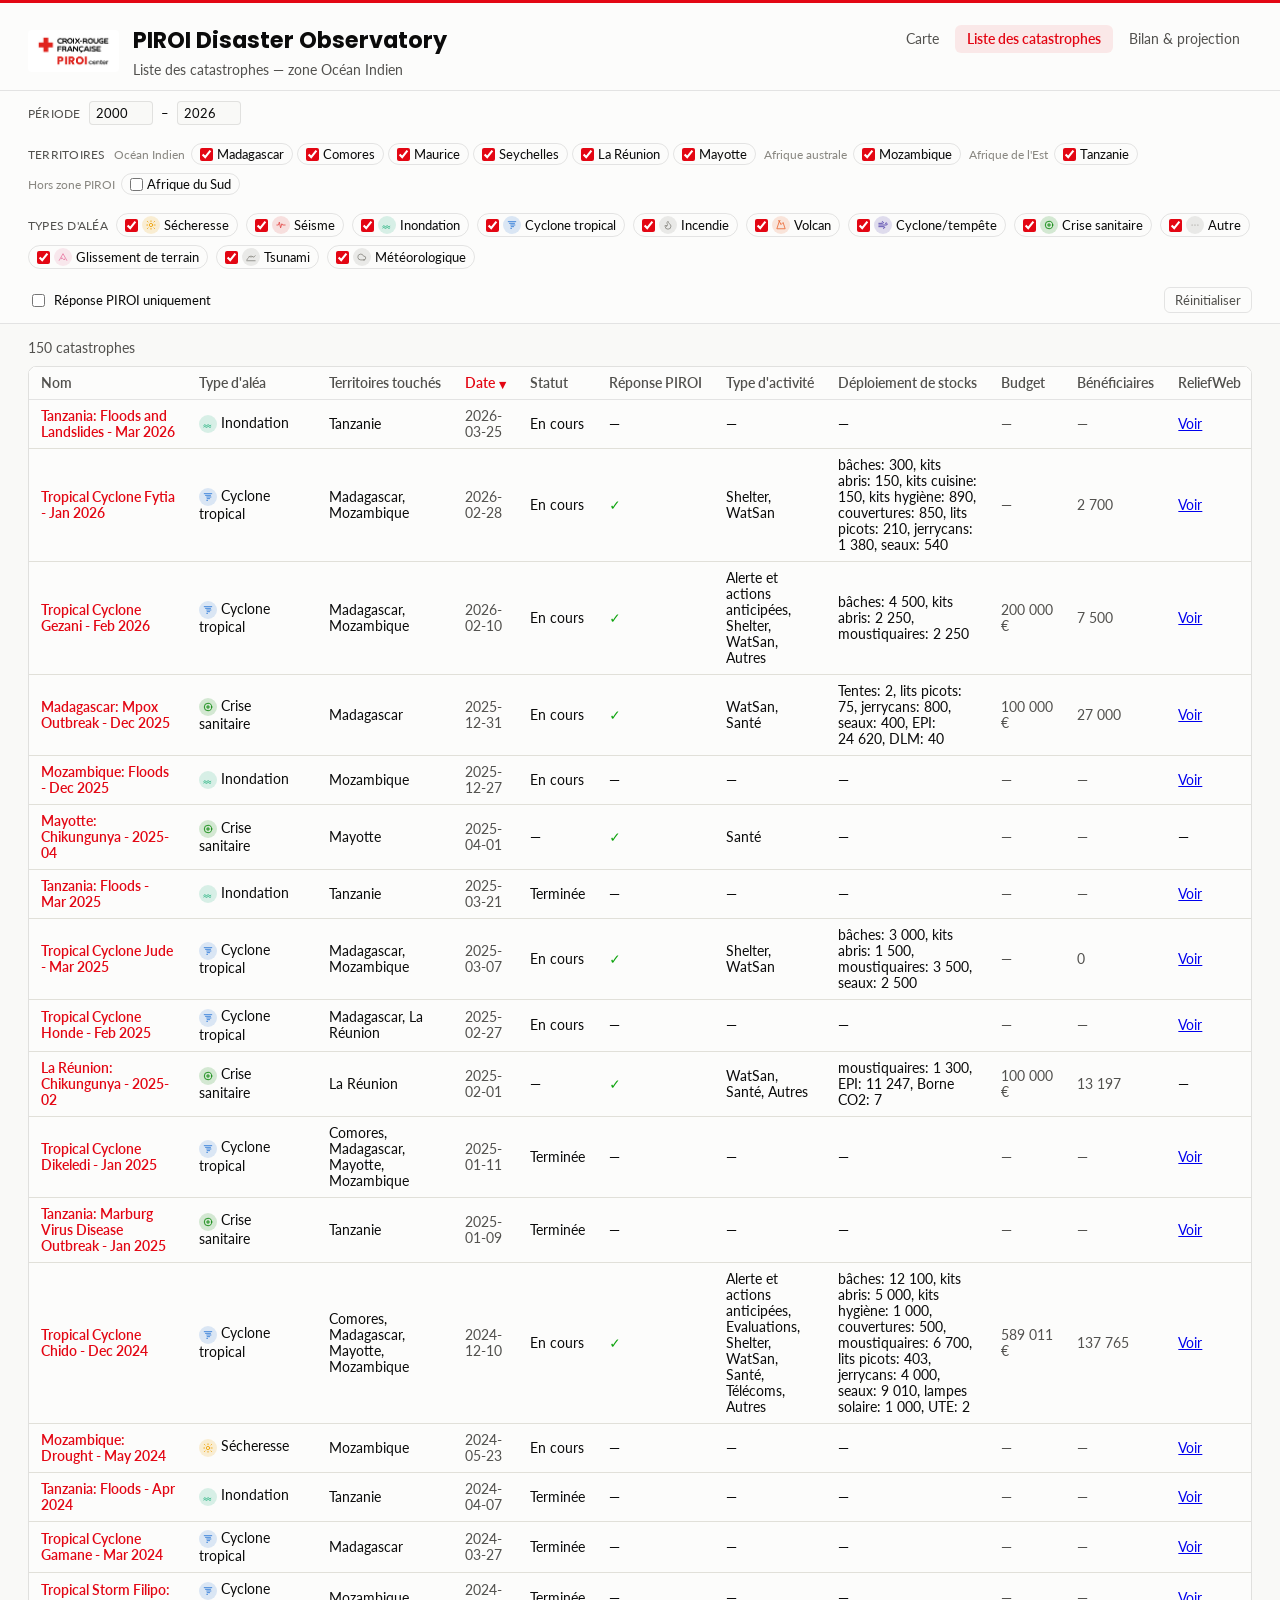
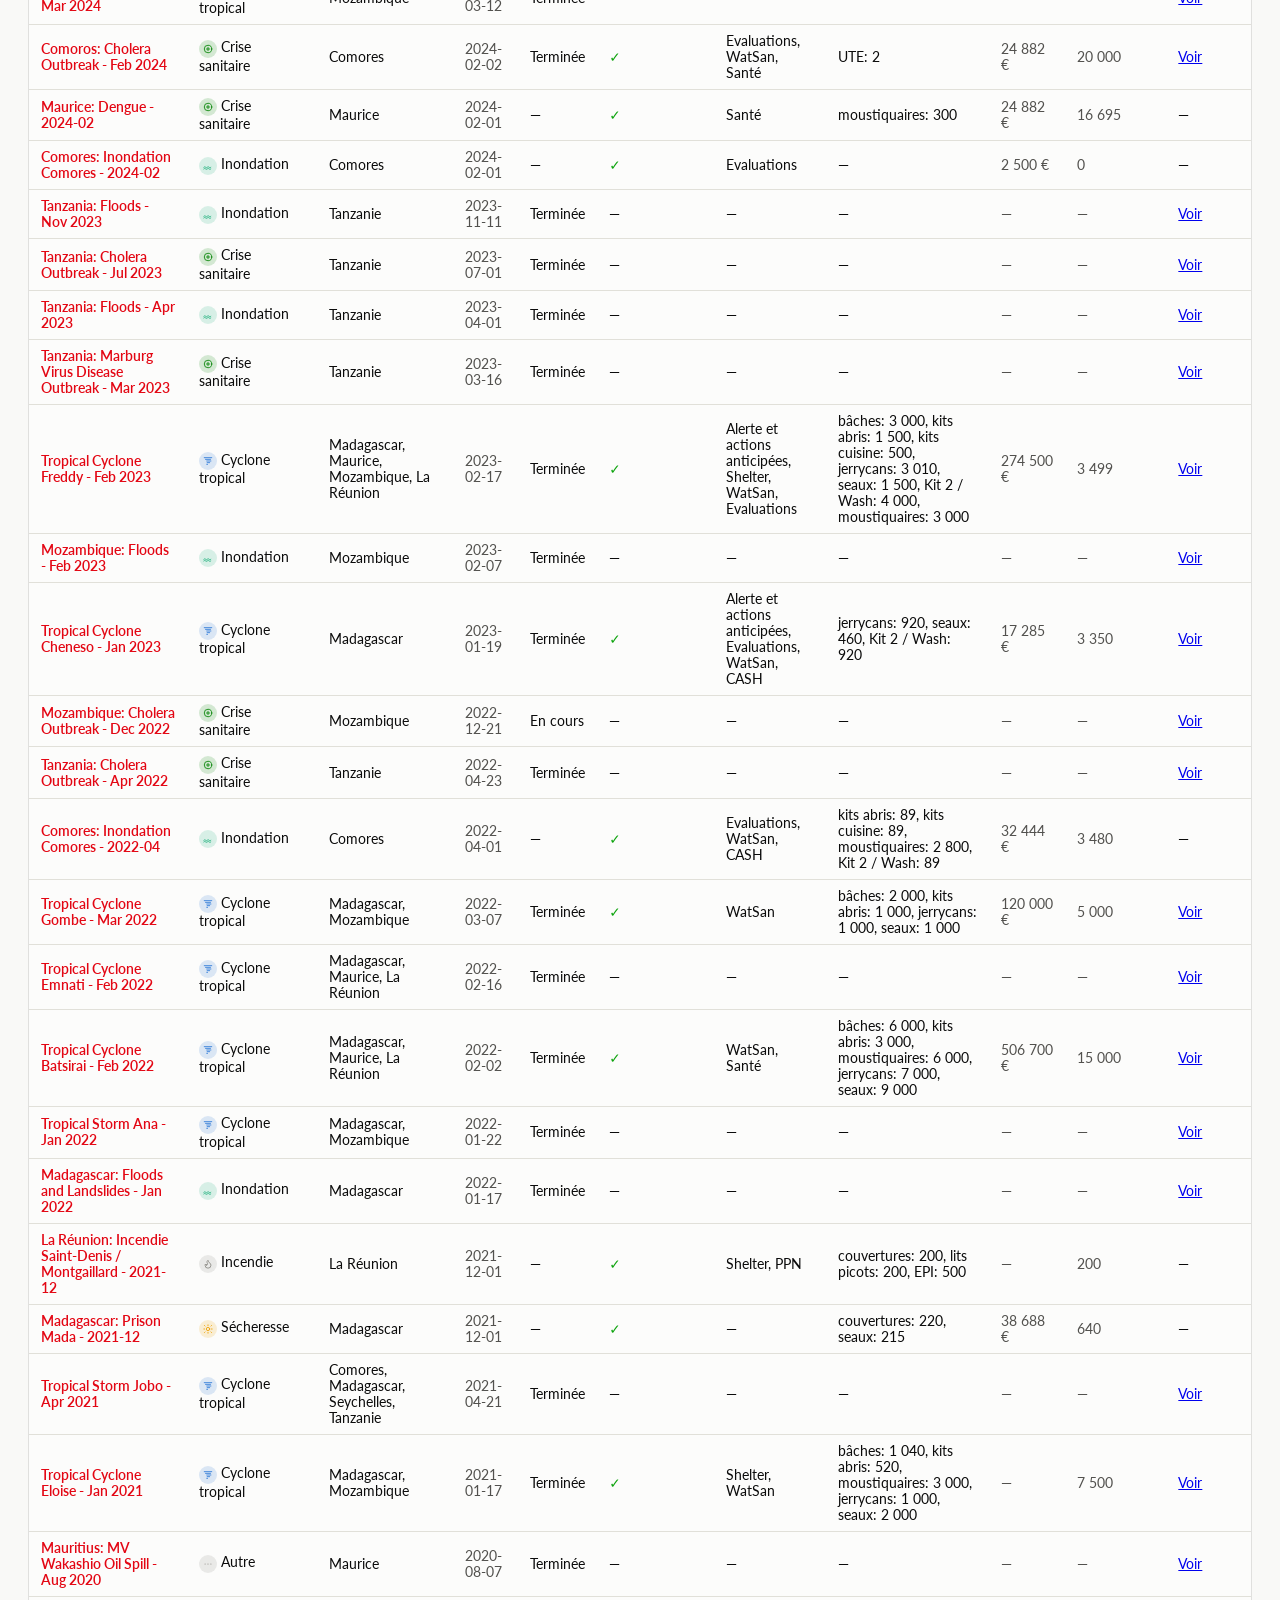
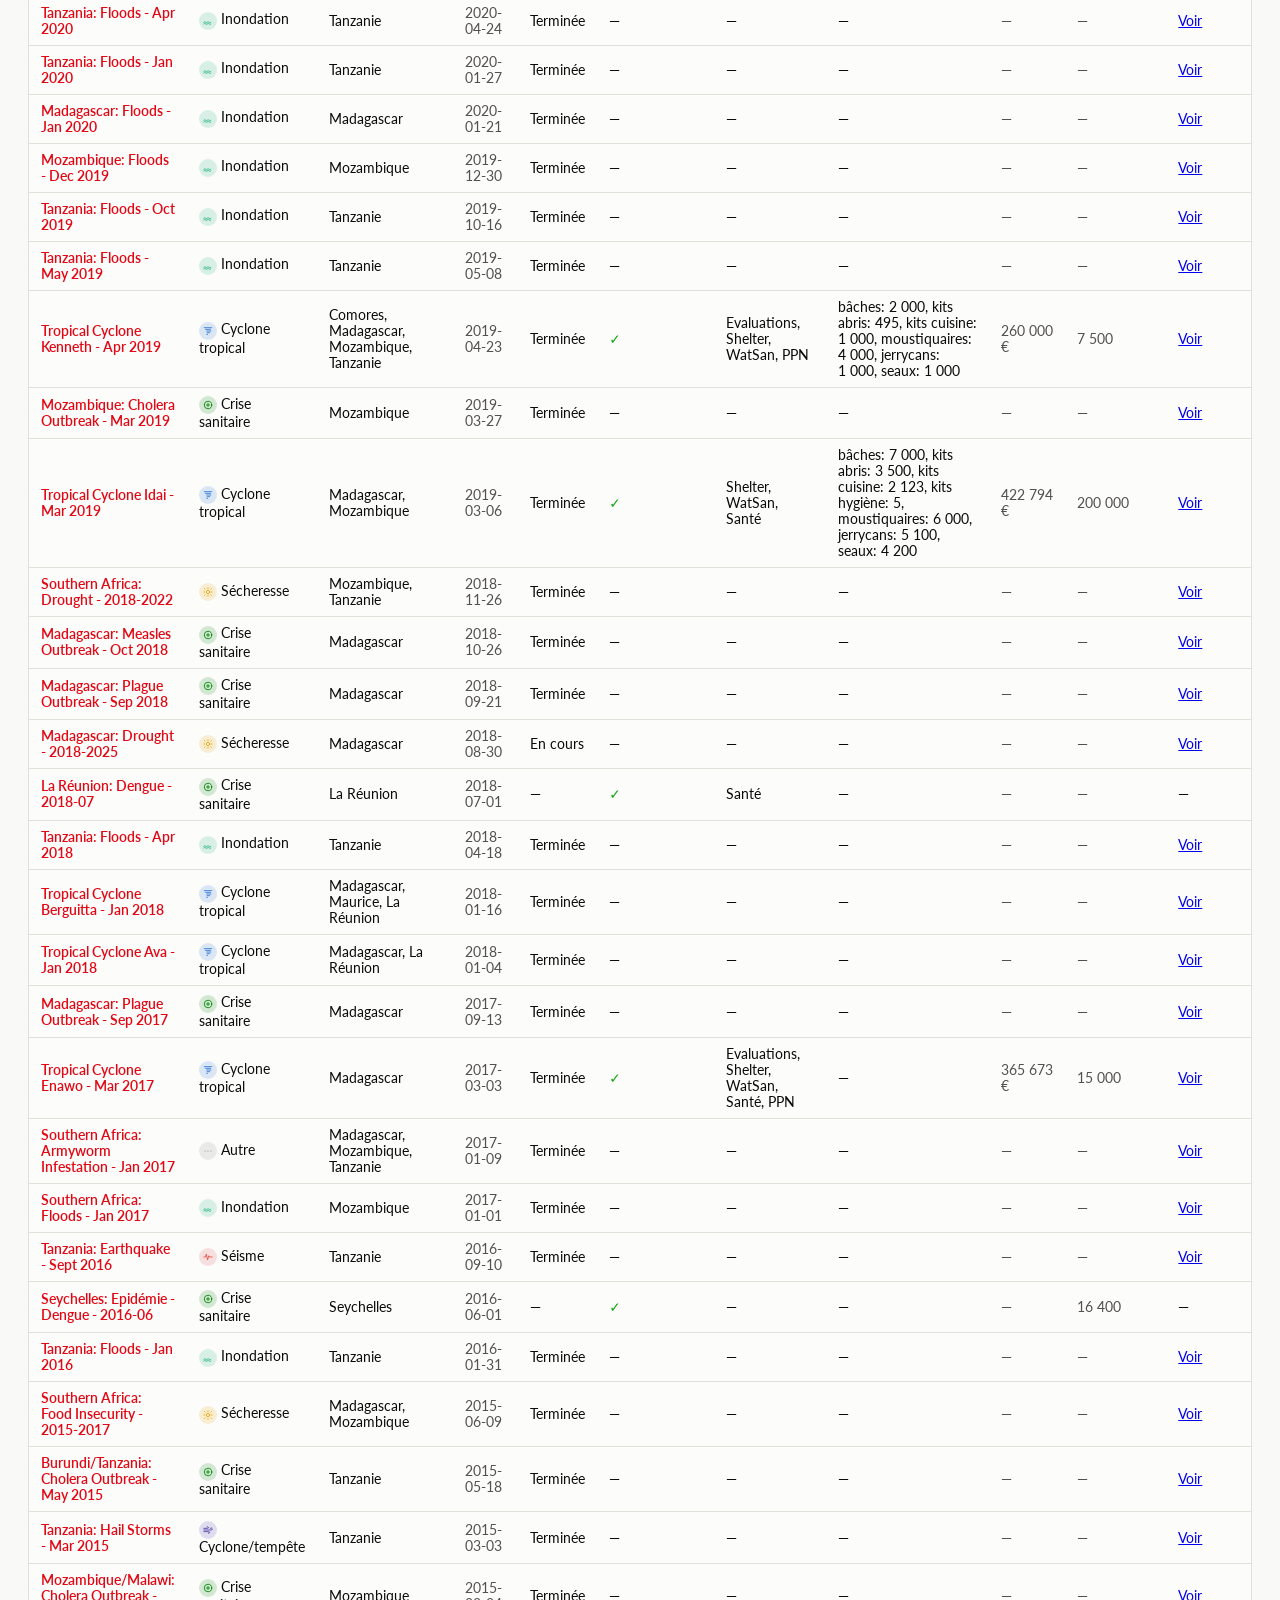
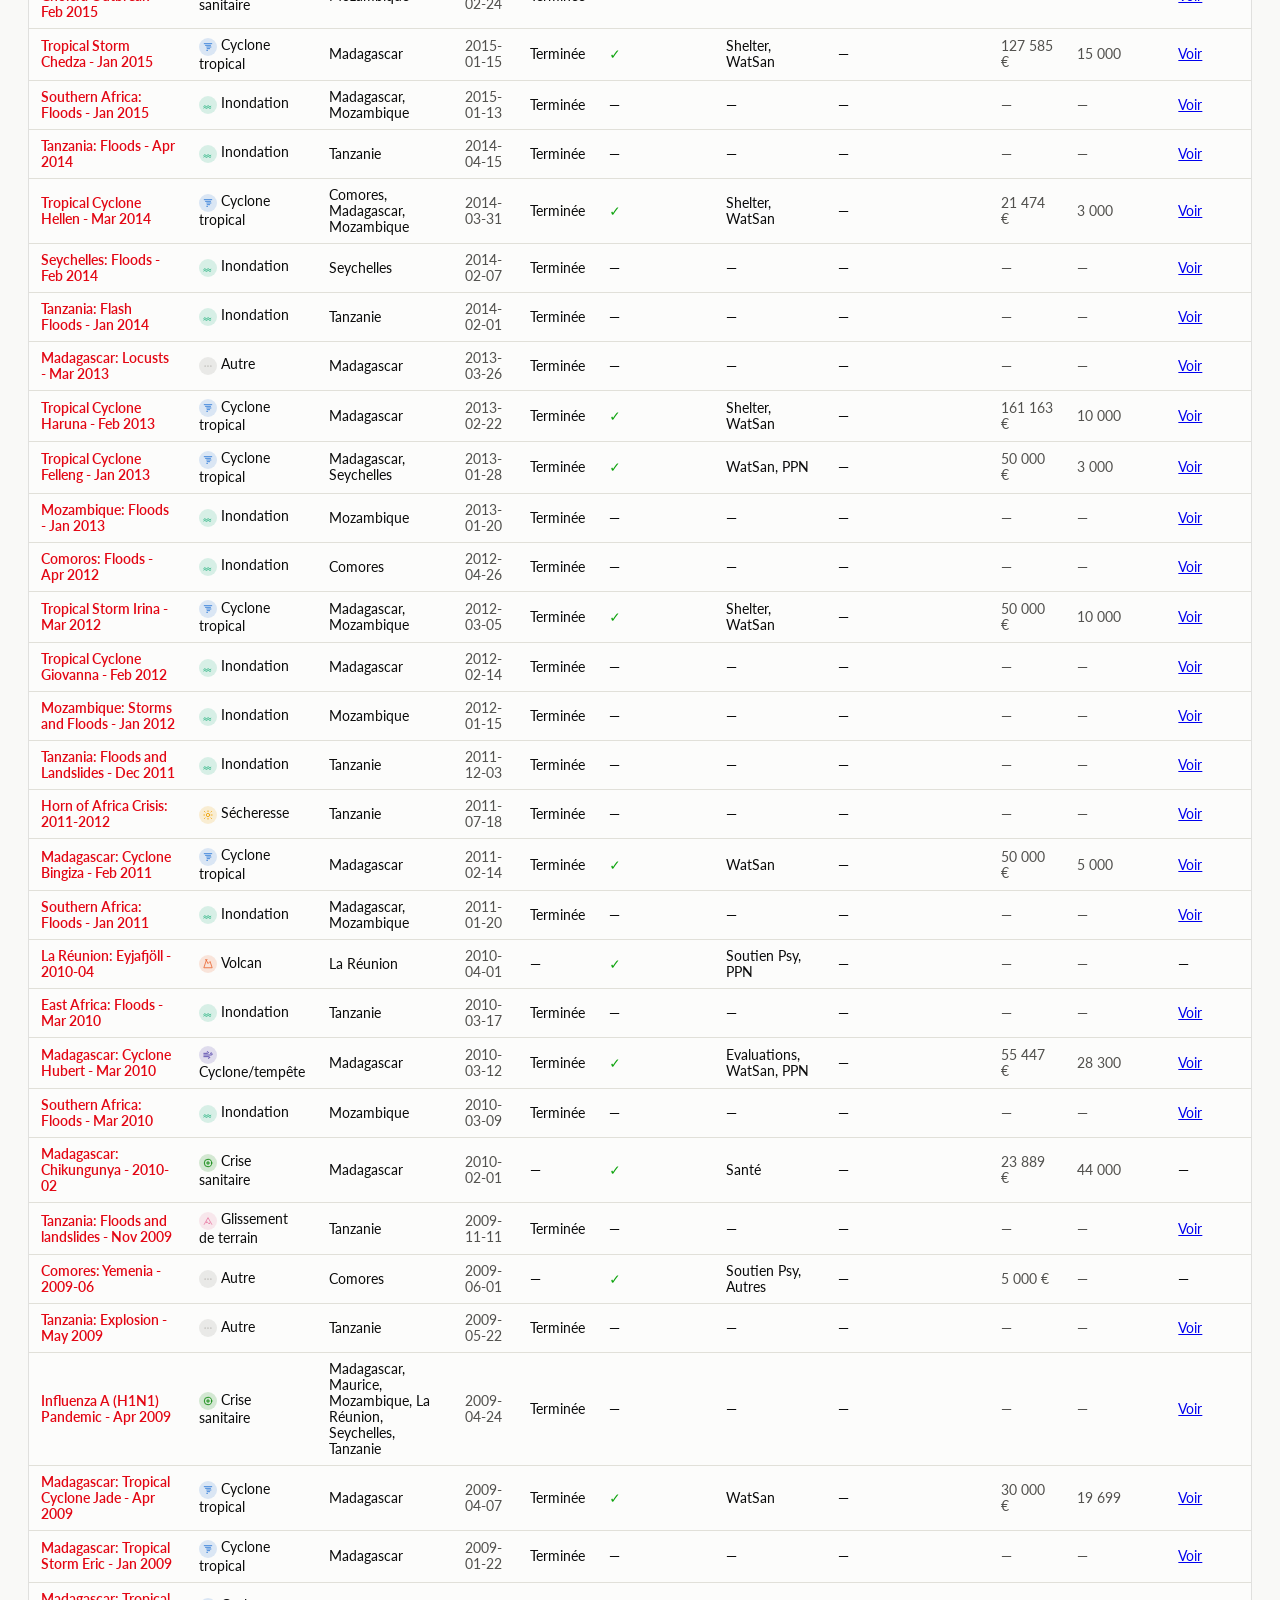
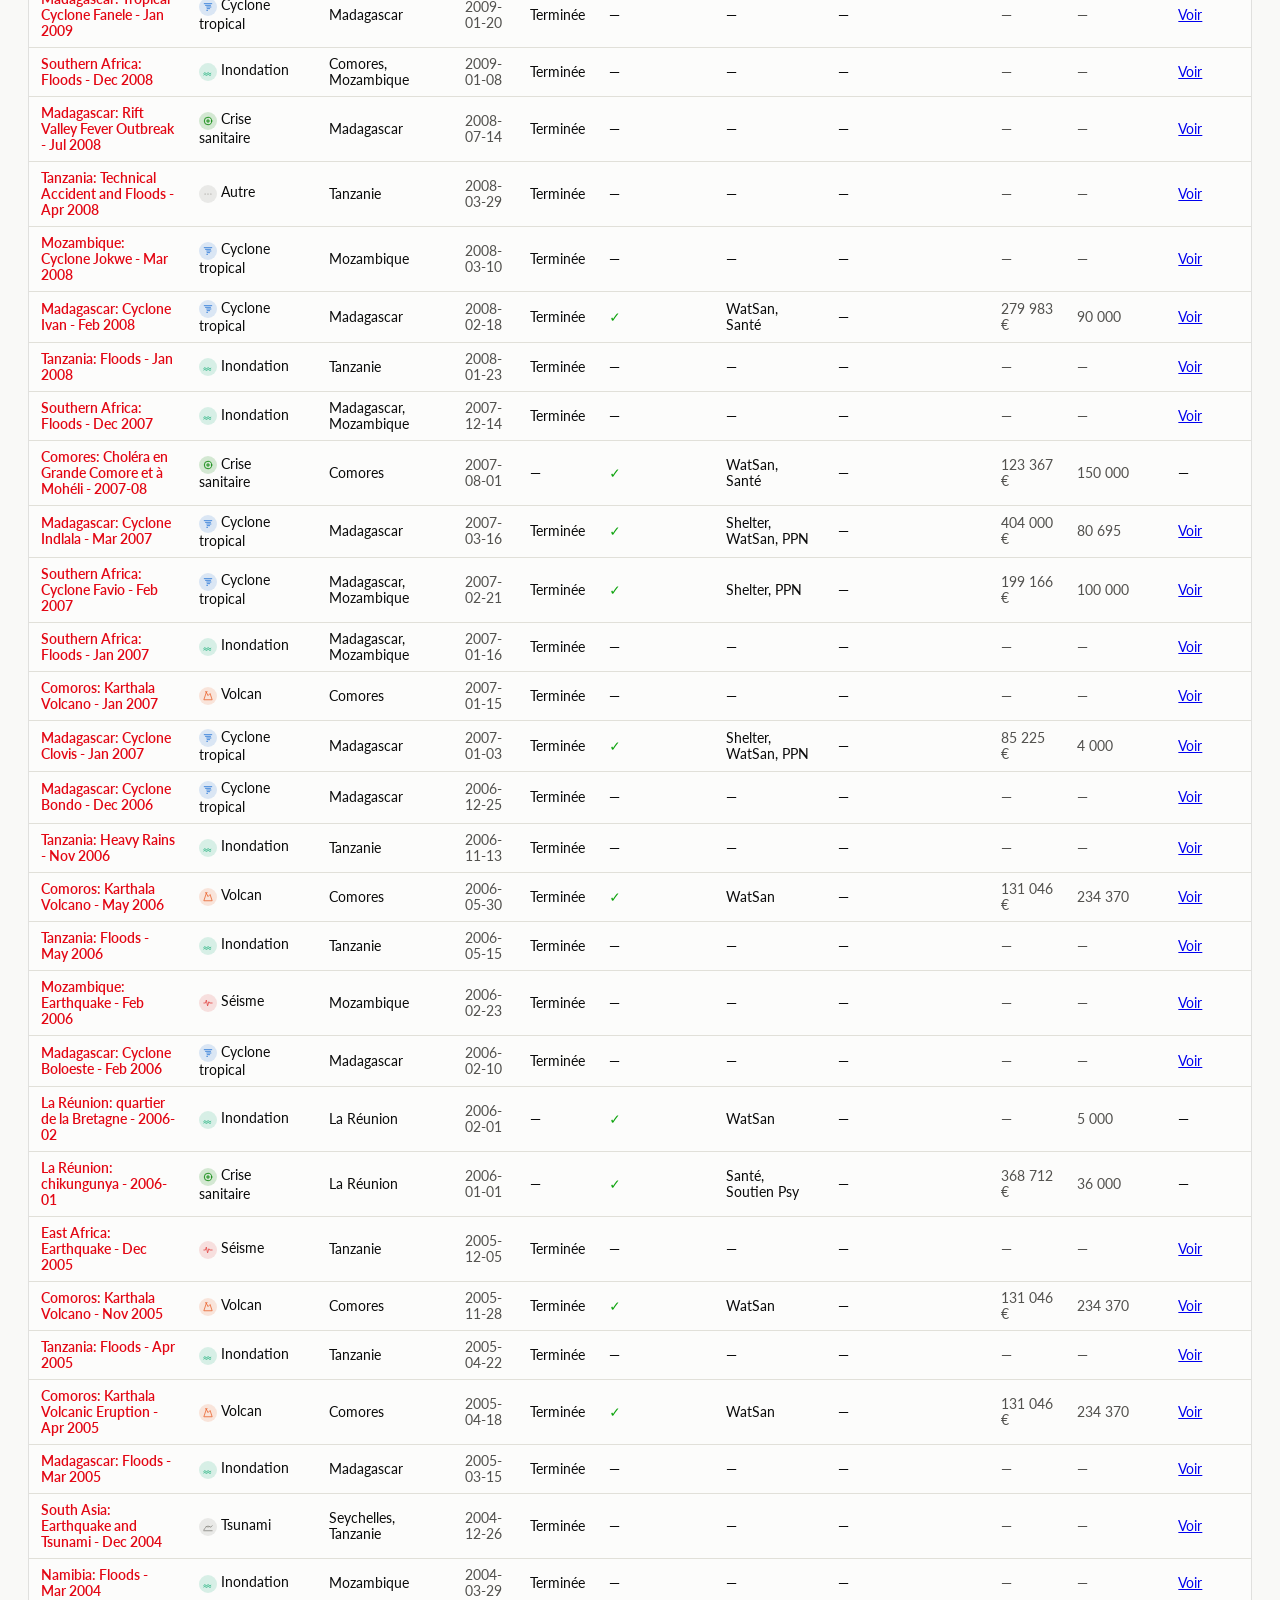
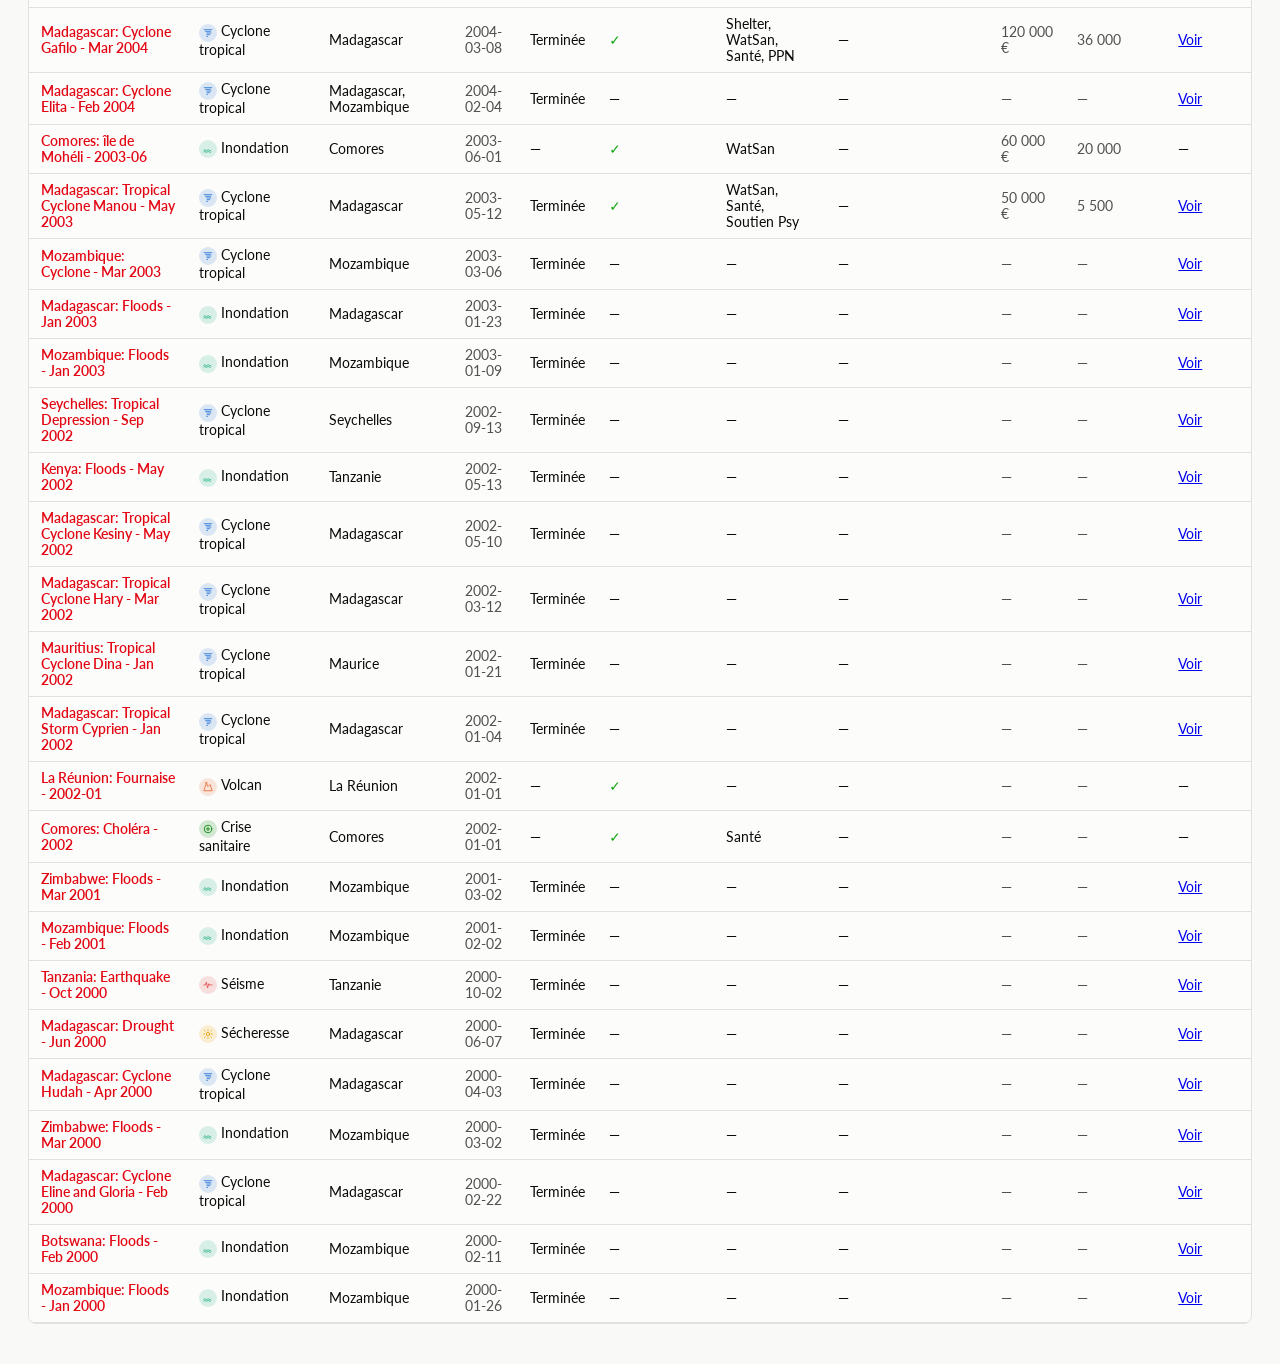
<file: dashboard/liste.html>
<!DOCTYPE html>
<html lang="fr">
<head>
  <meta charset="UTF-8" />
  <meta name="viewport" content="width=device-width, initial-scale=1.0" />
  <title>PIROI Disaster Observatory — Liste des catastrophes</title>
  <link rel="preconnect" href="https://fonts.googleapis.com" />
  <link rel="preconnect" href="https://fonts.gstatic.com" crossorigin />
  <link href="https://fonts.googleapis.com/css2?family=Poppins:wght@600;700&family=Lato:wght@400;700&display=swap" rel="stylesheet" />
  <link rel="stylesheet" href="css/main.css?v=12" />
</head>
<body>
  <header class="app-header">
    <div class="app-header-top">
      <div class="app-header-brand">
        <img src="assets/piroi-logo.jpg" alt="PIROI Center — Croix-Rouge française" class="app-logo" />
        <div>
          <h1>PIROI Disaster Observatory</h1>
          <p class="app-subtitle">Liste des catastrophes — zone Océan Indien</p>
        </div>
      </div>
      <nav class="app-nav" aria-label="Navigation">
        <a href="index.html" class="app-nav-link">Carte</a>
        <a href="liste.html" class="app-nav-link app-nav-link--active">Liste des catastrophes</a>
        <a href="bilan.html" class="app-nav-link">Bilan &amp; projection</a>
      </nav>
    </div>
  </header>

  <section class="filter-bar" id="filter-bar" aria-label="Filtres">
    <div class="filter-group">
      <span class="filter-label">Période</span>
      <input type="number" id="filter-year-min" class="filter-year-input" />
      <span>–</span>
      <input type="number" id="filter-year-max" class="filter-year-input" />
    </div>

    <div class="filter-group" id="filter-territories" aria-label="Territoires">
      <span class="filter-label">Territoires</span>
      <!-- généré en JS -->
    </div>

    <div class="filter-group" id="filter-categories" aria-label="Types d'aléa">
      <span class="filter-label">Types d'aléa</span>
      <!-- généré en JS -->
    </div>

    <label class="filter-checkbox">
      <input type="checkbox" id="filter-piroi-response" />
      Réponse PIROI uniquement
    </label>

    <button type="button" id="filter-reset" class="filter-reset">Réinitialiser</button>
  </section>

  <main class="list-wrap">
    <p class="list-count" id="list-count"></p>
    <div class="table-scroll">
      <table class="disasters-table" id="disasters-table">
        <thead>
          <tr>
            <th data-sort="name">Nom</th>
            <th data-sort="hazard_category">Type d'aléa</th>
            <th data-sort="territories">Territoires touchés</th>
            <th data-sort="date_start">Date</th>
            <th data-sort="status">Statut</th>
            <th class="table-center">Réponse PIROI</th>
            <th>Type d'activité</th>
            <th>Déploiement de stocks</th>
            <th data-sort="budget_total">Budget</th>
            <th data-sort="beneficiaries">Bénéficiaires</th>
            <th>ReliefWeb</th>
          </tr>
        </thead>
        <tbody id="disasters-tbody"></tbody>
      </table>
    </div>
  </main>

  <script src="js/hazard-colors.js?v=12"></script>
  <script src="js/hazard-icons.js?v=12"></script>
  <script src="js/data.js?v=12"></script>
  <script src="js/list.js?v=12"></script>
</body>
</html>
</file>
<file: dashboard/css/main.css>
:root {
  color-scheme: light;
  --surface-1: #fcfcfb;
  --surface-1-translucent: rgba(252, 252, 251, 0.82);
  --page-plane: #f9f9f7;
  --text-primary: #0b0b0b;
  --text-secondary: #52514e;
  --text-muted: #898781;
  --gridline: #e1e0d9;
  --border: rgba(11, 11, 11, 0.1);
  /* Charte graphique Croix-Rouge française : rouge Pantone 485 C, mode-invariant (contraste
     vérifié >= 3:1 en texte gras sur surface claire ET sombre). Réservé aux éléments
     d'interface (nav, boutons, accents de marque) — jamais utilisé pour encoder les catégories
     d'aléas, qui suivent leur propre palette catégorielle validée CVD-safe. */
  --crf-red: #e30613;
  --crf-red-tint: rgba(227, 6, 19, 0.08);
  /* Bleu et gris secondaires de la charte (p.1841-1843) — réservés aux graphiques non
     catégoriels (comptages simples : tendance annuelle, saisonnalité, Mpox) pour ancrer
     l'identité de marque sans jamais toucher à la palette catégorielle des aléas. */
  --crf-blue: #003956;
  --crf-grey: #667385;
  --chart-accent: #003956;
  --font-display: "Poppins", system-ui, -apple-system, "Segoe UI", sans-serif;
  --font-body: "Lato", system-ui, -apple-system, "Segoe UI", sans-serif;
}

@media (prefers-color-scheme: dark) {
  :root:where(:not([data-theme="light"])) {
    color-scheme: dark;
    --surface-1: #1a1a19;
    --surface-1-translucent: rgba(26, 26, 25, 0.78);
    --page-plane: #0d0d0d;
    --text-primary: #ffffff;
    --text-secondary: #c3c2b7;
    --text-muted: #898781;
    --gridline: #2c2c2a;
    --border: rgba(255, 255, 255, 0.1);
    /* Variante plus claire en mode sombre : #003956 se fond dans un fond quasi noir. */
    --chart-accent: #5fa8dd;
  }
}
:root[data-theme="dark"] {
  color-scheme: dark;
  --surface-1: #1a1a19;
  --surface-1-translucent: rgba(26, 26, 25, 0.78);
  --page-plane: #0d0d0d;
  --text-primary: #ffffff;
  --text-secondary: #c3c2b7;
  --text-muted: #898781;
  --gridline: #2c2c2a;
  --border: rgba(255, 255, 255, 0.1);
  --chart-accent: #5fa8dd;
}

@media (prefers-reduced-motion: reduce) {
  *,
  *::before,
  *::after {
    animation-duration: 0.001ms !important;
    animation-iteration-count: 1 !important;
    transition-duration: 0.001ms !important;
    scroll-behavior: auto !important;
  }
}

@keyframes fadeInUp {
  from {
    opacity: 0;
    transform: translateY(8px);
  }
  to {
    opacity: 1;
    transform: translateY(0);
  }
}

.fade-in {
  animation: fadeInUp 0.35s ease both;
}

* {
  box-sizing: border-box;
}

html {
  height: 100%;
}

body {
  min-height: 100%;
}

body {
  margin: 0;
  display: flex;
  flex-direction: column;
  font-family: var(--font-body);
  background: var(--page-plane);
  color: var(--text-primary);
}

h1,
h2,
h3 {
  font-family: var(--font-display);
}

.app-header {
  padding: 20px 28px 12px;
  border-bottom: 1px solid var(--border);
  border-top: 3px solid var(--crf-red);
  /* Pas de backdrop-filter : en position sticky juste au-dessus de la carte Leaflet, le flou
     forçait un compositing GPU qui pouvait désynchroniser l'affichage peint des marqueurs
     (transform: translate3d) pendant le pan/zoom sur certains navigateurs/GPU. */
  background: var(--surface-1);
  position: sticky;
  top: 0;
  z-index: 1001;
}

.app-header-top {
  display: flex;
  align-items: flex-start;
  justify-content: space-between;
  gap: 20px;
  flex-wrap: wrap;
}

.app-header-brand {
  display: flex;
  align-items: center;
  gap: 14px;
}

.app-logo {
  height: 42px;
  width: auto;
  border-radius: 4px;
  background: #ffffff;
  padding: 3px 6px;
}

.app-nav {
  display: flex;
  gap: 4px;
  margin-top: 2px;
}

.app-nav-link {
  padding: 6px 12px;
  border-radius: 6px;
  font-size: 0.85rem;
  color: var(--text-secondary);
  text-decoration: none;
  transition: background-color 0.15s ease, color 0.15s ease;
}

.app-nav-link:hover {
  background: var(--crf-red-tint);
  color: var(--crf-red);
}

.app-nav-link--active {
  background: var(--crf-red-tint);
  color: var(--crf-red);
  font-weight: 600;
}

.app-header h1 {
  margin: 0 0 4px;
  font-size: 1.4rem;
  font-weight: 700;
}

.app-subtitle {
  margin: 0;
  color: var(--text-secondary);
  font-size: 0.9rem;
}

.stat-tiles {
  display: grid;
  grid-template-columns: repeat(auto-fit, minmax(180px, 1fr));
  gap: 1px;
  background: var(--gridline);
  border-bottom: 1px solid var(--border);
}

.stat-tile {
  background: var(--surface-1);
  padding: 14px 20px;
  display: flex;
  flex-direction: column;
  gap: 2px;
  transition: background-color 0.15s ease;
}

.stat-tile:hover {
  background: var(--page-plane);
}

.stat-value {
  font-size: 1.6rem;
  font-weight: 700;
  font-variant-numeric: tabular-nums;
}

.stat-label {
  font-size: 0.78rem;
  color: var(--text-secondary);
}

.map-wrap {
  position: relative;
  height: 64vh;
  min-height: 420px;
  flex-shrink: 0;
  display: flex;
}

#map {
  flex: 1;
  min-width: 0;
}

.legend {
  position: absolute;
  top: 16px;
  right: 16px;
  z-index: 1000;
  /* Pas de backdrop-filter ici : cet élément flotte directement au-dessus des panes Leaflet
     (transform: translate3d géré par la librairie pour le pan/zoom) — le compositing GPU du
     flou peut désynchroniser l'affichage peint de la position réelle sur certains
     GPU/navigateurs, donnant l'impression que les marqueurs "sautent" pendant le zoom. */
  background: var(--surface-1);
  border: 1px solid var(--border);
  border-radius: 8px;
  padding: 12px 14px;
  font-size: 0.82rem;
  max-width: 220px;
  box-shadow: 0 2px 10px rgba(0, 0, 0, 0.12);
}

.legend h2 {
  margin: 0 0 8px;
  font-size: 0.78rem;
  text-transform: uppercase;
  letter-spacing: 0.03em;
  color: var(--text-secondary);
}

.legend-row {
  display: flex;
  align-items: center;
  gap: 8px;
  padding: 3px 0;
}

.legend-swatch {
  width: 10px;
  height: 10px;
  border-radius: 50%;
  flex-shrink: 0;
}

.hazard-badge {
  display: inline-flex;
  align-items: center;
  justify-content: center;
  flex-shrink: 0;
  border-radius: 50%;
  background: var(--hazard-tint);
  color: var(--hazard-color);
  transition: transform 0.15s ease;
  vertical-align: middle;
}

.legend-row:hover .hazard-badge,
.territory-chip:hover .hazard-badge {
  transform: scale(1.1);
}

.legend-count {
  margin-left: auto;
  color: var(--text-muted);
  font-variant-numeric: tabular-nums;
  font-size: 0.76rem;
}

.legend-response-note {
  margin-top: 4px;
  padding-top: 6px;
  border-top: 1px solid var(--gridline);
  color: var(--text-secondary);
}

.legend-swatch--badge {
  border-radius: 50%;
  background: #ffffff;
  border: 1.5px solid var(--text-primary);
}

.popup-title {
  font-weight: 700;
  margin-bottom: 4px;
}

.popup-meta {
  color: var(--text-secondary);
  font-size: 0.85rem;
  margin-bottom: 6px;
}

.popup-link {
  font-size: 0.85rem;
}

/* .territory-marker est la className passée à L.divIcon : c'est l'élément que Leaflet
   repositionne lui-même via transform (translate3d) à chaque pan/zoom. Une transition CSS sur
   transform à cet endroit fait donc "rattraper" en douceur chaque repositionnement Leaflet au
   lieu de suivre instantanément — les marqueurs semblaient dériver/se décaler pendant le zoom.
   Le survol grossissant est donc appliqué à l'enfant (.territory-marker-count), qui ne porte
   aucune transform de positionnement.
   IMPORTANT : position doit rester "absolute" (comme .leaflet-marker-icon dans leaflet.css).
   Avec "relative", le translate3d de Leaflet s'applique par-dessus la position naturelle de
   l'élément dans le flux du marker-pane (les marqueurs s'empilent les uns sous les autres dans
   l'ordre du DOM) au lieu d'être positionné dans l'absolu — ce qui décale chaque marqueur d'une
   quantité différente et brouille complètement leur position géographique relative. */
.territory-marker {
  position: absolute;
  display: flex;
  flex-direction: column;
  align-items: center;
  gap: 2px;
}

.territory-marker:hover {
  z-index: 10000 !important;
}

.territory-marker-body {
  position: relative;
  display: flex;
}

.territory-marker-count {
  display: flex;
  align-items: center;
  justify-content: center;
  width: 30px;
  height: 30px;
  border-radius: 50%;
  background: var(--crf-red);
  color: #ffffff;
  font-weight: 700;
  font-size: 0.82rem;
  border: 2px solid rgba(255, 255, 255, 0.9);
  box-shadow: 0 1px 4px rgba(0, 0, 0, 0.35);
  transition: box-shadow 0.15s ease, transform 0.15s ease;
}

.territory-marker:hover .territory-marker-count {
  transform: scale(1.08);
  box-shadow: 0 3px 10px rgba(0, 0, 0, 0.45);
}

.territory-marker .response-badge {
  position: absolute;
  top: -3px;
  right: -3px;
  width: 12px;
  height: 12px;
  border-radius: 50%;
  background: #ffffff;
  border: 2px solid var(--text-primary);
  font-style: normal;
}

.territory-marker-label {
  font-size: 0.72rem;
  font-weight: 600;
  color: var(--text-primary);
  background: var(--surface-1);
  padding: 1px 6px;
  border-radius: 4px;
  white-space: nowrap;
  box-shadow: 0 1px 3px rgba(0, 0, 0, 0.18);
  pointer-events: none;
}

.popup-disaster-list {
  margin: 6px 0;
  padding: 0;
  list-style: none;
  font-size: 0.82rem;
}

.popup-disaster-list li {
  display: flex;
  align-items: center;
  gap: 6px;
  padding: 3px 0;
  border-top: 1px solid var(--gridline);
}

.popup-disaster-list li:first-child {
  border-top: none;
}

.popup-list-date {
  margin-left: auto;
  color: var(--text-muted);
  font-size: 0.76rem;
  white-space: nowrap;
}

.popup-response {
  margin-top: 6px;
  padding-top: 6px;
  border-top: 1px solid var(--gridline);
  font-size: 0.82rem;
  font-weight: 700;
  color: var(--crf-red);
}

#map {
  background: var(--page-plane);
}

/* Même raison que .legend ci-dessus : pas de backdrop-filter sur un élément positionné par
   Leaflet (transform) au-dessus du canevas de la carte. */
.leaflet-popup-content-wrapper {
  background: var(--surface-1);
  color: var(--text-primary);
}

.leaflet-popup-tip {
  background: var(--surface-1);
}

/* L'animation d'entrée ne doit JAMAIS toucher .leaflet-popup lui-même : Leaflet utilise
   transform (translate3d) sur cet élément pour le positionner au-dessus du marqueur, et une
   animation CSS sur la même propriété écrase cette position (popup rendue à des centaines de
   pixels du marqueur cliqué). On l'applique donc uniquement au contenu interne, qui ne porte
   aucune transform de positionnement. */
.leaflet-popup-content-wrapper {
  animation: fadeInUp 0.15s ease both;
}

.filter-bar {
  display: flex;
  align-items: center;
  flex-wrap: wrap;
  gap: 18px;
  padding: 10px 28px;
  background: var(--surface-1);
  border-bottom: 1px solid var(--border);
  font-size: 0.82rem;
}

.filter-group {
  display: flex;
  align-items: center;
  flex-wrap: wrap;
  gap: 8px;
}

.filter-label {
  color: var(--text-secondary);
  font-size: 0.76rem;
  text-transform: uppercase;
  letter-spacing: 0.02em;
}

.filter-year-input {
  width: 64px;
  padding: 3px 6px;
  border: 1px solid var(--border);
  border-radius: 4px;
  background: var(--page-plane);
  color: var(--text-primary);
  font: inherit;
  font-variant-numeric: tabular-nums;
}

.territory-region {
  display: flex;
  align-items: center;
  gap: 4px;
}

.territory-region-label {
  color: var(--text-muted);
  font-size: 0.72rem;
  margin-right: 2px;
}

.territory-chip {
  display: inline-flex;
  align-items: center;
  gap: 4px;
  padding: 2px 8px;
  border: 1px solid var(--border);
  border-radius: 999px;
  cursor: pointer;
  white-space: nowrap;
  transition: border-color 0.15s ease, background-color 0.15s ease;
}

.territory-chip:hover {
  border-color: var(--crf-red);
  background: var(--crf-red-tint);
}

.territory-chip input {
  margin: 0;
}

.filter-checkbox {
  display: flex;
  align-items: center;
  gap: 6px;
  cursor: pointer;
}

.filter-reset {
  margin-left: auto;
  background: none;
  border: 1px solid var(--border);
  border-radius: 6px;
  padding: 4px 10px;
  color: var(--text-secondary);
  font: inherit;
  cursor: pointer;
  transition: color 0.15s ease, border-color 0.15s ease;
}

.filter-reset:hover {
  color: var(--crf-red);
  border-color: var(--crf-red);
}

input[type="checkbox"] {
  accent-color: var(--crf-red);
}

.legend-row[role="button"] {
  cursor: pointer;
  border-radius: 4px;
  transition: background-color 0.15s ease, opacity 0.15s ease;
}

.legend-row[role="button"]:hover {
  background: var(--page-plane);
}

.legend-row--hidden {
  opacity: 0.4;
}

.analytics {
  display: grid;
  grid-template-columns: repeat(auto-fit, minmax(340px, 1fr));
  gap: 16px;
  padding: 20px 28px 40px;
}

.chart-card {
  background: var(--surface-1);
  border: 1px solid var(--border);
  border-radius: 8px;
  padding: 16px 18px;
  transition: transform 0.18s ease, box-shadow 0.18s ease;
}

.chart-card:hover {
  transform: translateY(-2px);
  box-shadow: 0 6px 18px rgba(0, 0, 0, 0.08);
}

.chart-card--wide {
  grid-column: 1 / -1;
}

.chart-card h2 {
  margin: 0;
  font-size: 0.95rem;
  font-weight: 700;
}

.chart-subtitle {
  margin: 2px 0 12px;
  color: var(--text-muted);
  font-size: 0.76rem;
}

.chart-canvas-wrap {
  position: relative;
  height: 260px;
}

.ns-cards {
  display: grid;
  grid-template-columns: repeat(auto-fit, minmax(220px, 1fr));
  gap: 12px;
}

.ns-card {
  border: 1px solid var(--border);
  border-radius: 6px;
  padding: 10px 12px;
  transition: transform 0.18s ease, box-shadow 0.18s ease;
}

.ns-card:hover {
  transform: translateY(-2px);
  box-shadow: 0 6px 18px rgba(0, 0, 0, 0.08);
}

.ns-card h3 {
  margin: 0;
  font-size: 0.88rem;
}

.ns-card-subtitle {
  margin: 1px 0 8px;
  color: var(--text-muted);
  font-size: 0.74rem;
}

.ns-card-stats {
  margin: 0;
  display: grid;
  grid-template-columns: auto auto;
  gap: 2px 8px;
  font-size: 0.78rem;
}

.ns-card-stats dt {
  color: var(--text-secondary);
}

.ns-card-stats dd {
  margin: 0;
  text-align: right;
  font-variant-numeric: tabular-nums;
}

.list-wrap {
  padding: 16px 28px 40px;
}

.list-count {
  margin: 0 0 10px;
  color: var(--text-secondary);
  font-size: 0.85rem;
}

.table-scroll {
  overflow-x: auto;
  border: 1px solid var(--border);
  border-radius: 8px;
}

.disasters-table {
  width: 100%;
  border-collapse: collapse;
  font-size: 0.85rem;
  background: var(--surface-1);
}

.disasters-table th,
.disasters-table td {
  padding: 8px 12px;
  text-align: left;
  white-space: nowrap;
}

.disasters-table th {
  cursor: pointer;
  user-select: none;
  color: var(--text-secondary);
  font-weight: 600;
  border-bottom: 1px solid var(--border);
  position: sticky;
  top: 0;
  background: var(--surface-1);
}

.disasters-table th {
  transition: color 0.15s ease;
}

.disasters-table th:hover {
  color: var(--crf-red);
}

.disasters-table th.th-sorted {
  color: var(--crf-red);
}

.disasters-table th.th-sorted::after {
  content: "▲";
  margin-left: 4px;
  font-size: 0.7em;
}

.disasters-table th.th-sorted[data-sort-dir="desc"]::after {
  content: "▼";
}

.disasters-table tbody tr {
  border-bottom: 1px solid var(--gridline);
  transition: background-color 0.12s ease;
}

.disasters-table tbody tr:hover {
  background: var(--page-plane);
}

.disasters-table td {
  white-space: normal;
}

.table-date {
  white-space: nowrap;
  font-variant-numeric: tabular-nums;
  color: var(--text-secondary);
}

.table-center {
  text-align: center;
}

.table-response-badge {
  color: #0ca30c;
  font-weight: 700;
}

.disaster-page {
  max-width: 780px;
  margin: 0 auto;
  padding: 20px 28px 60px;
}

.back-link {
  display: inline-block;
  margin-bottom: 16px;
  color: var(--text-secondary);
  font-size: 0.85rem;
  text-decoration: none;
  transition: color 0.15s ease;
}

.back-link:hover {
  color: var(--crf-red);
}

.disaster-header {
  display: flex;
  align-items: center;
  gap: 10px;
}

.disaster-header h2 {
  margin: 0;
  font-size: 1.3rem;
}

.disaster-meta {
  color: var(--text-secondary);
  font-size: 0.9rem;
  margin: 4px 0 16px;
}

.disaster-card {
  background: var(--surface-1);
  border: 1px solid var(--border);
  border-radius: 8px;
  padding: 16px 18px;
  margin-bottom: 16px;
  transition: transform 0.18s ease, box-shadow 0.18s ease;
}

.disaster-card:hover {
  transform: translateY(-2px);
  box-shadow: 0 6px 18px rgba(0, 0, 0, 0.08);
}

.disaster-card h3 {
  margin: 0 0 10px;
  font-size: 0.95rem;
}

.disaster-card p {
  margin: 0;
  font-size: 0.9rem;
  line-height: 1.5;
}

.op-block {
  padding: 10px 0;
  border-top: 1px solid var(--gridline);
}

.op-block:first-of-type {
  border-top: none;
  padding-top: 0;
}

.op-block-title {
  margin: 0 0 6px;
  font-weight: 600;
  font-size: 0.85rem;
}

.detail-tag {
  font-weight: 400;
  color: var(--text-muted);
  font-size: 0.76rem;
}

.detail-stats {
  margin: 0;
  display: grid;
  grid-template-columns: auto 1fr;
  gap: 3px 12px;
  font-size: 0.82rem;
}

.detail-stats dt {
  color: var(--text-secondary);
}

.detail-stats dd {
  margin: 0;
  font-variant-numeric: tabular-nums;
}

.disaster-link {
  color: var(--crf-red);
  font-weight: 600;
  text-decoration: none;
  transition: opacity 0.15s ease;
}

.disaster-link:hover {
  text-decoration: underline;
}

.zone-tabs {
  display: flex;
  flex-wrap: wrap;
  gap: 4px;
  padding: 10px 28px;
  background: var(--surface-1);
  border-bottom: 1px solid var(--border);
}

.zone-tab {
  padding: 6px 12px;
  border-radius: 999px;
  border: 1px solid var(--border);
  background: none;
  color: var(--text-secondary);
  font: inherit;
  font-size: 0.82rem;
  cursor: pointer;
  transition: background-color 0.15s ease, color 0.15s ease, border-color 0.15s ease, transform 0.15s ease;
}

.zone-tab:hover {
  transform: translateY(-1px);
}

.zone-tab:hover {
  color: var(--crf-red);
  border-color: var(--crf-red);
}

.zone-tab.active {
  background: var(--crf-red);
  border-color: var(--crf-red);
  color: #ffffff;
  font-weight: 600;
}

.section-tabs {
  display: flex;
  gap: 4px;
  padding: 10px 28px 0;
  background: var(--page-plane);
}

.section-tab {
  padding: 8px 16px;
  border: none;
  border-bottom: 2px solid transparent;
  background: none;
  color: var(--text-secondary);
  font: inherit;
  font-size: 0.88rem;
  cursor: pointer;
  transition: color 0.15s ease, border-color 0.15s ease;
}

.section-tab:hover {
  color: var(--text-primary);
}

.section-tab.active {
  color: var(--crf-red);
  border-bottom-color: var(--crf-red);
  font-weight: 600;
}

.bilan-page {
  max-width: 960px;
  margin: 0 auto;
  padding: 20px 28px 60px;
}

.bilan-page h2 {
  margin: 0 0 12px;
  font-size: 1.2rem;
}

.bilan-grid {
  display: grid;
  grid-template-columns: repeat(auto-fit, minmax(260px, 1fr));
  gap: 16px;
}

.bilan-figure {
  font-size: 2rem;
  font-weight: 700;
  margin: 0 0 10px;
  font-variant-numeric: tabular-nums;
}
</file>
